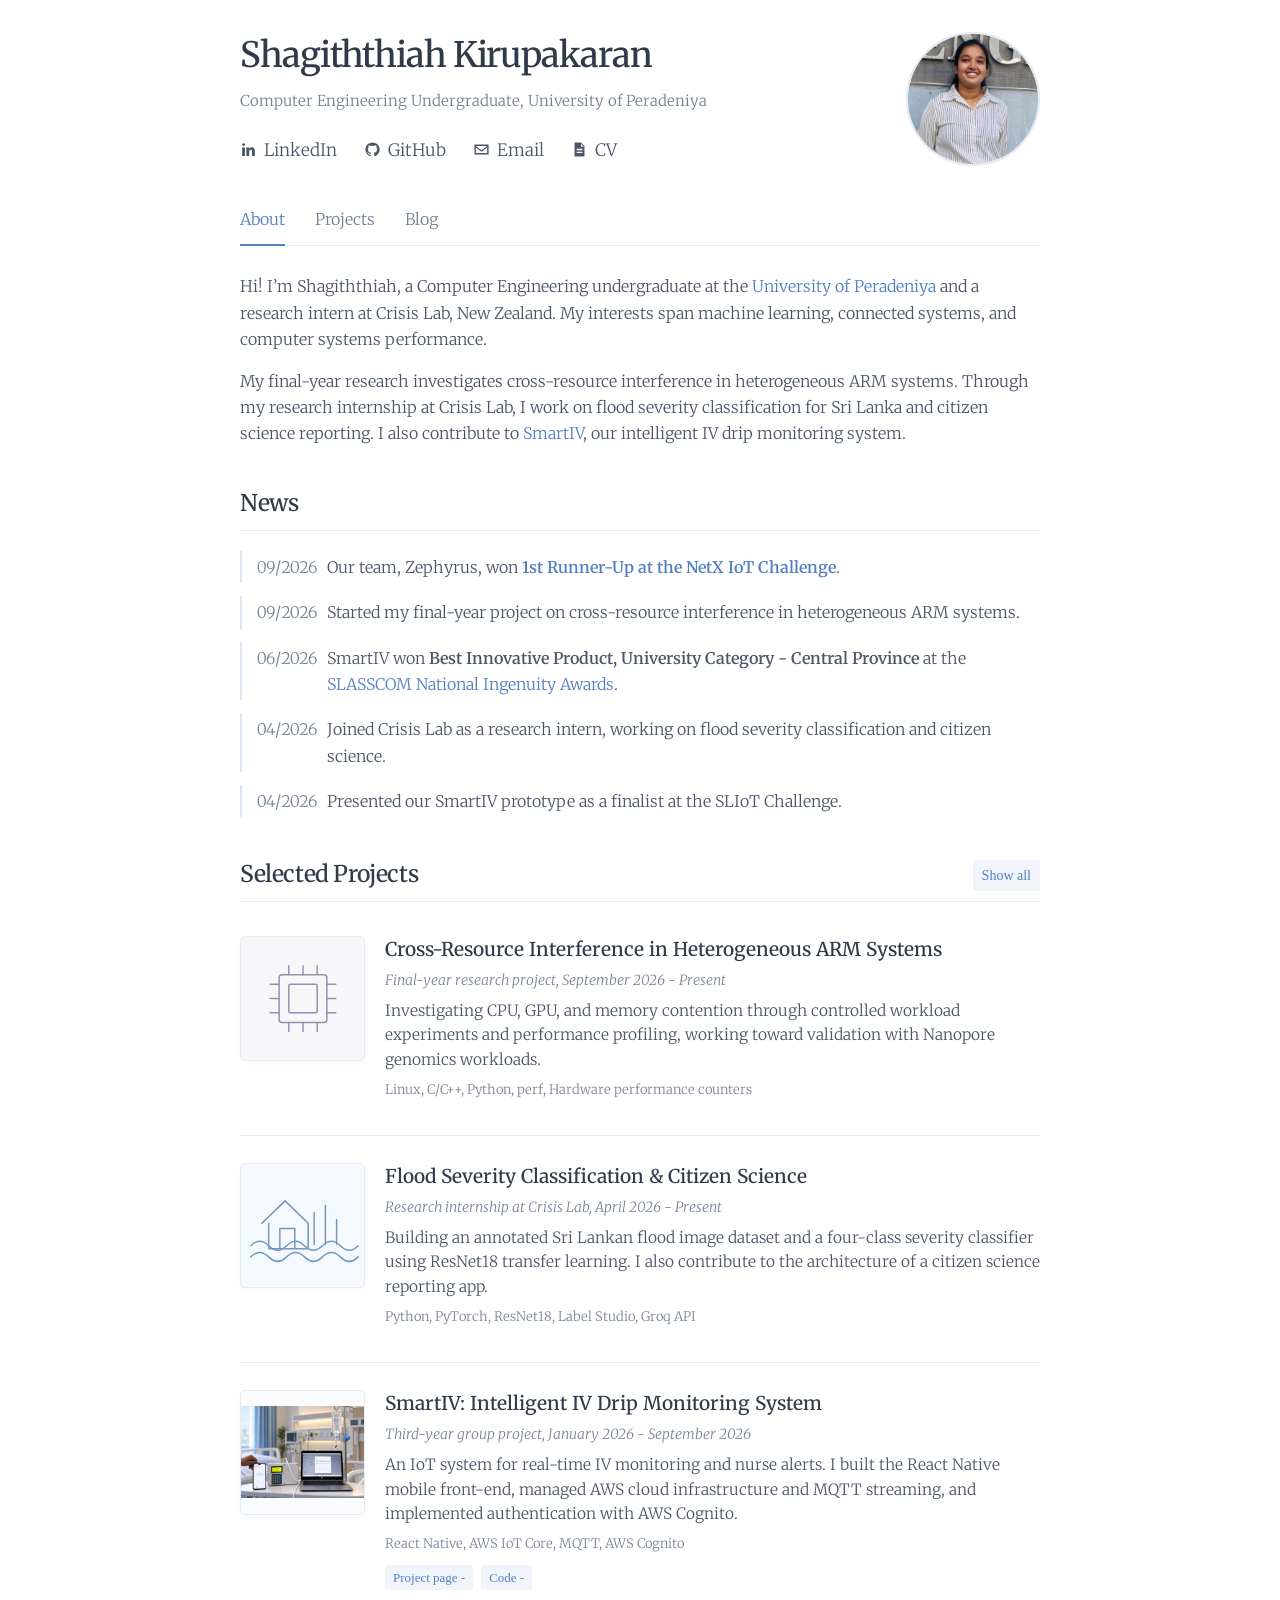
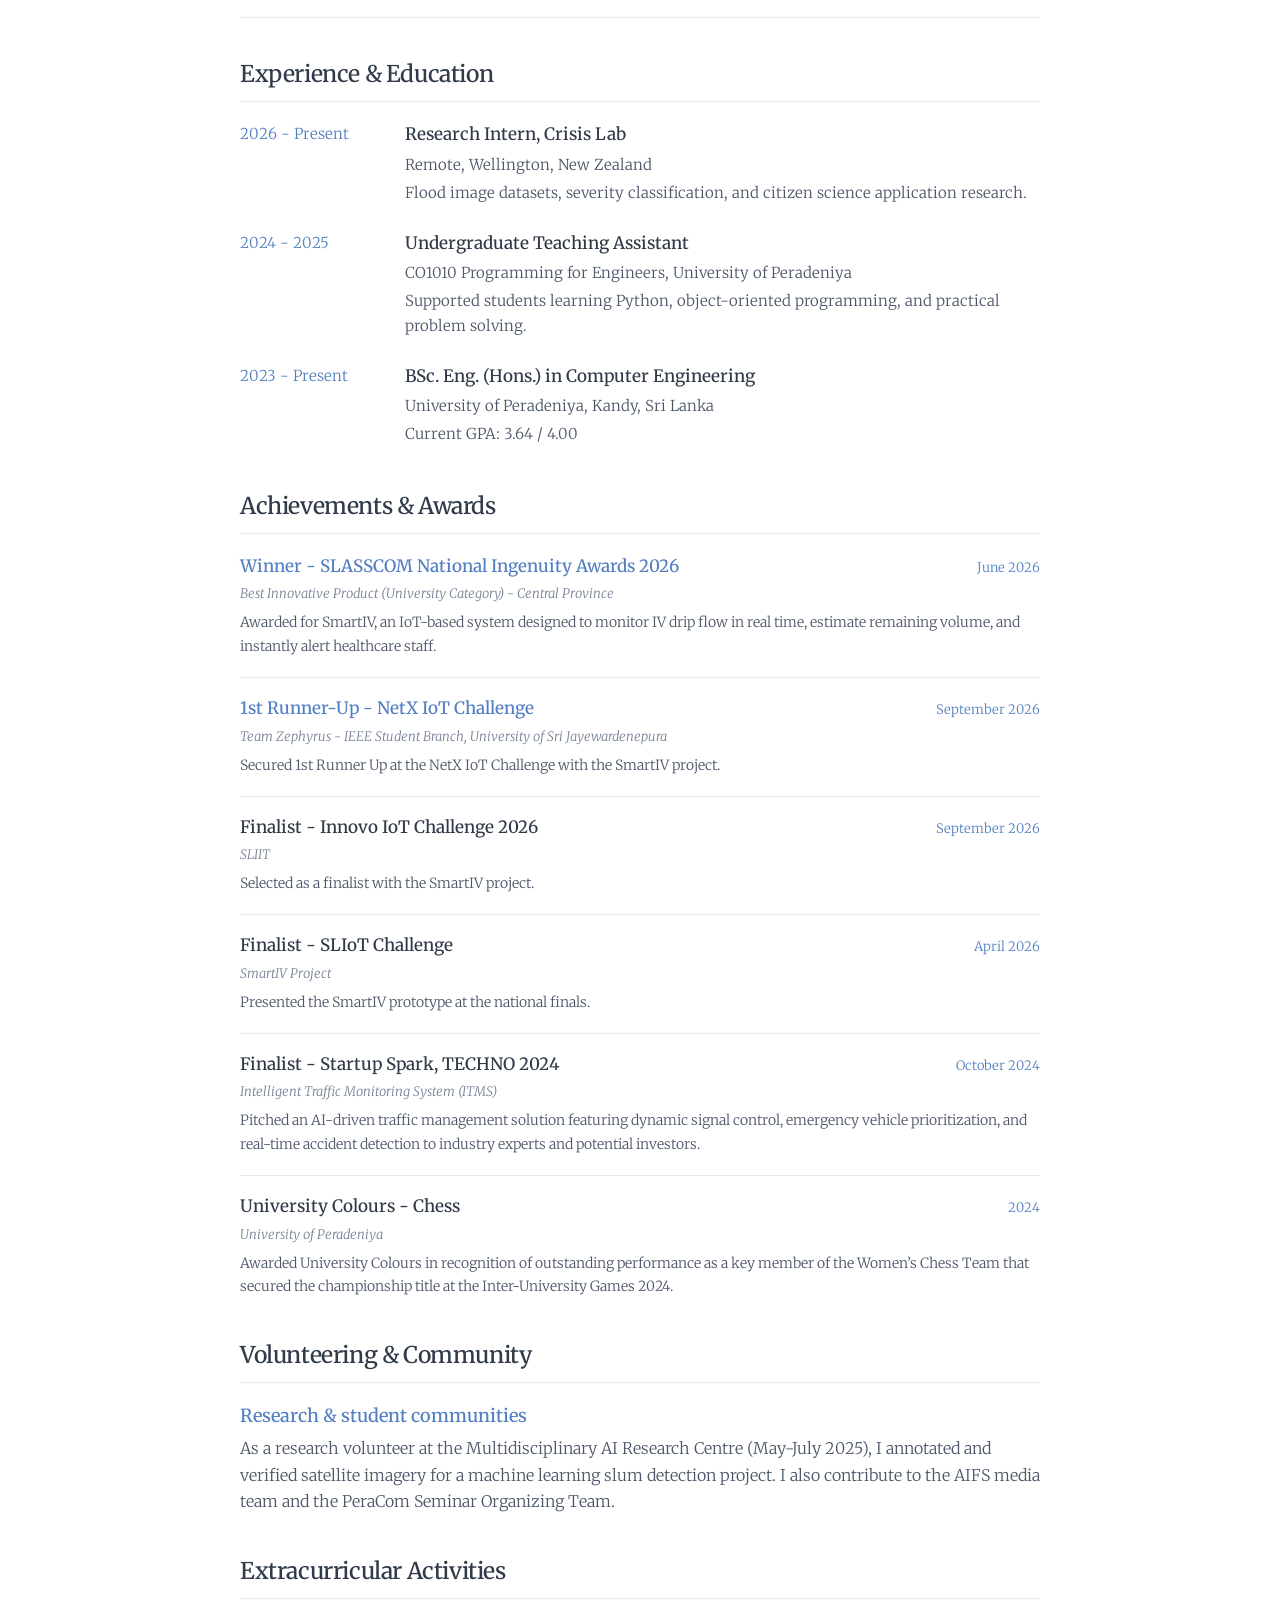
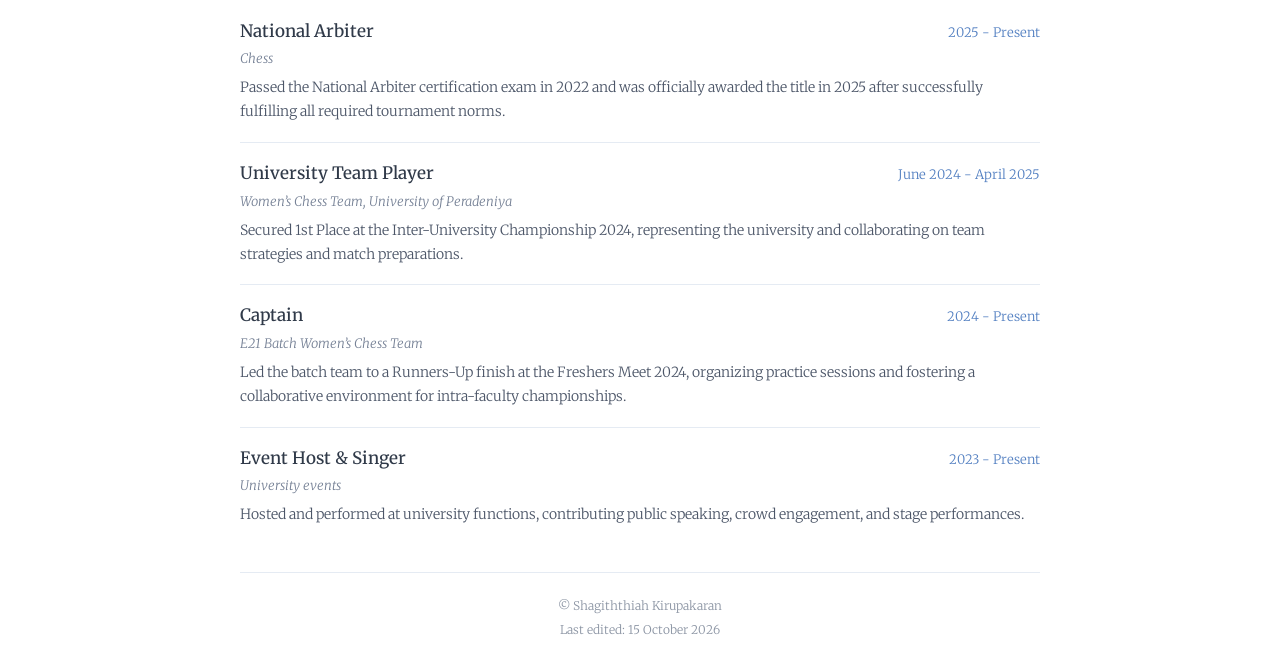
<file: index.html>
<!doctype html>
<html lang="en">
<head>
  <meta charset="utf-8">
  <meta name="viewport" content="width=device-width, initial-scale=1">
  <meta name="description" content="Shagiththiah Kirupakaran - Computer Engineering undergraduate at the University of Peradeniya. Research, software, connected systems, and writing.">
  <meta name="theme-color" content="#ffffff">
  <title>Shagiththiah Kirupakaran</title>
  <link rel="icon" href="docs/assets/favicon.svg" type="image/svg+xml">
  <link rel="preconnect" href="https://fonts.googleapis.com">
  <link rel="preconnect" href="https://fonts.gstatic.com" crossorigin>
  <link href="https://fonts.googleapis.com/css2?family=Merriweather:wght@300;400;500;600&display=swap" rel="stylesheet">
  <link rel="stylesheet" href="docs/style.css?v=20261015c">
  <script src="docs/script.js?v=20261015c" defer></script>
</head>
<body>
  <a class="skip-link" href="#main">Skip to content</a>
  <div class="page">
    <header class="profile">
      <div class="profile-copy">
        <h1>Shagiththiah Kirupakaran</h1>
        <p class="subtitle">Computer Engineering Undergraduate, University of Peradeniya</p>
        <div class="social-links">
          <a href="https://www.linkedin.com/in/shagiththiah-kirupakaran-608457254" target="_blank" rel="noopener noreferrer"><svg aria-hidden="true" viewBox="0 0 24 24"><path d="M5 3a2 2 0 1 0 0 4 2 2 0 0 0 0-4ZM3 9h4v12H3V9Zm6 0h4v1.7c.7-1.2 1.8-2 3.6-2 3.1 0 4.4 1.8 4.4 5.4V21h-4v-6.1c0-1.8-.6-2.7-1.9-2.7-1.4 0-2.1 1-2.1 2.7V21H9V9Z"/></svg>LinkedIn</a>
          <a href="https://github.com/shagiththiah" target="_blank" rel="noopener noreferrer"><svg aria-hidden="true" viewBox="0 0 24 24"><path d="M12 2a10 10 0 0 0-3.16 19.49c.5.09.68-.22.68-.48v-1.86c-2.78.6-3.37-1.18-3.37-1.18-.45-1.15-1.11-1.46-1.11-1.46-.91-.62.07-.61.07-.61 1 .07 1.53 1.03 1.53 1.03.89 1.53 2.34 1.09 2.91.83.09-.65.35-1.09.64-1.34-2.22-.25-4.56-1.11-4.56-4.94 0-1.09.39-1.99 1.03-2.69-.1-.25-.45-1.27.1-2.65 0 0 .84-.27 2.75 1.03a9.6 9.6 0 0 1 5 0c1.91-1.3 2.75-1.03 2.75-1.03.55 1.38.2 2.4.1 2.65.64.7 1.03 1.6 1.03 2.69 0 3.84-2.34 4.69-4.57 4.94.36.31.68.92.68 1.85v2.74c0 .27.18.58.69.48A10 10 0 0 0 12 2Z"/></svg>GitHub</a>
          <a href="mailto:shagikirupa16@gmail.com"><svg aria-hidden="true" viewBox="0 0 24 24"><path d="M2 5h20v14H2V5Zm2 2 8 6 8-6H4Zm16 10V9l-8 6-8-6v8h16Z"/></svg>Email</a>
          <a href="docs/assets/shagiththiah-kirupakaran-cv.pdf" target="_blank" rel="noopener"><svg aria-hidden="true" viewBox="0 0 24 24"><path d="M5 2h9l5 5v15H5V2Zm9 2v4h4l-4-4ZM8 11v2h8v-2H8Zm0 4v2h8v-2H8Z"/></svg>CV</a>
        </div>
      </div>
      <div class="portrait"><img src="docs/assets/profile.jpeg" alt="Shagiththiah Kirupakaran" width="134" height="134"></div>
    </header>
    <nav class="tabs" aria-label="Main navigation">
      <a href="#about" data-page="about" aria-current="page">About</a>
      <a href="#projects" data-page="projects">Projects</a>
      <a href="#blog" data-page="blog">Blog</a>
    </nav>
    <main id="main" tabindex="-1">
      <div id="about-page">
        <section class="introduction" aria-label="About me">
          <p>Hi! I’m Shagiththiah, a Computer Engineering undergraduate at the <a href="https://www.pdn.ac.lk/">University of Peradeniya</a> and a research intern at Crisis Lab, New Zealand. My interests span machine learning, connected systems, and computer systems performance.</p>
          <p>My final-year research investigates cross-resource interference in heterogeneous ARM systems. Through my research internship at Crisis Lab, I work on flood severity classification for Sri Lanka and citizen science reporting. I also contribute to <a href="https://cepdnaclk.github.io/e21-3yp-Smart-IV/">SmartIV</a>, our intelligent IV drip monitoring system.</p>
        </section>
        <section class="section" aria-labelledby="news-heading">
          <h2 id="news-heading">News</h2>
          <ul class="news-list">
            <li><time datetime="2026-09">09/2026</time><span>Our team, Zephyrus, won <a href="https://www.ce.pdn.ac.lk/news/2026-09-15-NetX-2026.html" target="_blank" rel="noopener noreferrer"><strong>1st Runner-Up at the NetX IoT Challenge</strong></a>.</span></li>
            <li><time datetime="2026-09">09/2026</time><span>Started my final-year project on cross-resource interference in heterogeneous ARM systems.</span></li>
            <li><time datetime="2026-06">06/2026</time><span>SmartIV won <strong>Best Innovative Product, University Category - Central Province</strong> at the <a href="https://www.ce.pdn.ac.lk/news/2026-06-18-SMARTIV-SLASSCOMawards-2026.html" target="_blank" rel="noopener noreferrer">SLASSCOM National Ingenuity Awards</a>.</span></li>
            <li><time datetime="2026-04">04/2026</time><span>Joined Crisis Lab as a research intern, working on flood severity classification and citizen science.</span></li>
            <li><time datetime="2026-04">04/2026</time><span>Presented our SmartIV prototype as a finalist at the SLIoT Challenge.</span></li>
          </ul>
        </section>
        <section class="section" id="projects-section" aria-labelledby="projects-heading">
          <div class="section-heading"><h2 id="projects-heading">Selected Projects</h2><button class="subtle-button" id="show-projects" aria-expanded="false" aria-controls="more-projects">Show all</button></div>
          <article class="project">
            <div class="project-graphic chip" aria-hidden="true"><svg viewBox="0 0 150 120"><rect x="43" y="29" width="64" height="64" rx="4"/><rect x="56" y="42" width="38" height="38" rx="2"/><path d="M56 17v12m19-12v12m19-12v12M56 93v12m19-12v12m19-12v12M31 42h12m-12 19h12m-12 19h12m64-38h12m-12 19h12m-12 19h12"/></svg></div>
            <div><h3>Cross-Resource Interference in Heterogeneous ARM Systems</h3><p class="project-meta">Final-year research project, September 2026 - Present</p><p>Investigating CPU, GPU, and memory contention through controlled workload experiments and performance profiling, working toward validation with Nanopore genomics workloads.</p><p class="technologies">Linux, C/C++, Python, perf, Hardware performance counters</p></div>
          </article>
          <article class="project">
            <div class="project-graphic flood" aria-hidden="true"><svg viewBox="0 0 150 120"><path d="M20 58 51 28 82 58V92H29V58M44 92V65H64V92M90 44V86M105 34V86M120 53V86"/><path class="water" d="M5 88q12-12 24 0t24 0t24 0t24 0t24 0t24 0M5 103q12-12 24 0t24 0t24 0t24 0t24 0t24 0"/></svg></div>
            <div><h3>Flood Severity Classification &amp; Citizen Science</h3><p class="project-meta">Research internship at Crisis Lab, April 2026 - Present</p><p>Building an annotated Sri Lankan flood image dataset and a four-class severity classifier using ResNet18 transfer learning. I also contribute to the architecture of a citizen science reporting app.</p><p class="technologies">Python, PyTorch, ResNet18, Label Studio, Groq API</p></div>
          </article>
          <article class="project">
            <a class="project-image" href="https://cepdnaclk.github.io/e21-3yp-Smart-IV/" aria-label="View SmartIV project"><img src="docs/assets/smartiv.png" alt="SmartIV bedside monitoring device" width="150" height="140" loading="lazy"></a>
            <div><h3><a href="https://cepdnaclk.github.io/e21-3yp-Smart-IV/">SmartIV: Intelligent IV Drip Monitoring System</a></h3><p class="project-meta">Third-year group project, January 2026 - September 2026</p><p>An IoT system for real-time IV monitoring and nurse alerts. I built the React Native mobile front-end, managed AWS cloud infrastructure and MQTT streaming, and implemented authentication with AWS Cognito.</p><p class="technologies">React Native, AWS IoT Core, MQTT, AWS Cognito</p><div class="resource-links"><a href="https://cepdnaclk.github.io/e21-3yp-Smart-IV/">Project page -</a><a href="https://github.com/cepdnaclk/e21-3yp-Smart-IV">Code -</a></div></div>
          </article>
          <div id="more-projects" hidden>
            <article class="project text-project"><div><h3>Voting Dynamics Using Agent-Based Modelling</h3><p class="project-meta">Personal project, December 2025</p><p>Simulated opinion formation and polarization across social networks, exploring how social influence, noise, and committed voters affect consensus.</p><p class="technologies">Python, NumPy, NetworkX, Matplotlib</p></div></article>
            <article class="project text-project"><div><h3>EngEx 2025 Registration Portal</h3><p class="project-meta">Second-year group project, August - November 2025</p><p>Developed authentication and individual/batch visitor registration with JWT sessions, integrated with RFID tag linking for the engineering exhibition.</p><p class="technologies">React, Node.js, Express, PostgreSQL</p></div></article>
          </div>
        </section>
        <section class="section" aria-labelledby="experience-heading"><h2 id="experience-heading">Experience &amp; Education</h2>
          <div class="detail-row"><span class="date">2026 - Present</span><div><h3>Research Intern, Crisis Lab</h3><p>Remote, Wellington, New Zealand</p><p>Flood image datasets, severity classification, and citizen science application research.</p></div></div>
          <div class="detail-row"><span class="date">2024 - 2025</span><div><h3>Undergraduate Teaching Assistant</h3><p>CO1010 Programming for Engineers, University of Peradeniya</p><p>Supported students learning Python, object-oriented programming, and practical problem solving.</p></div></div>
          <div class="detail-row"><span class="date">2023 - Present</span><div><h3>BSc. Eng. (Hons.) in Computer Engineering</h3><p>University of Peradeniya, Kandy, Sri Lanka</p><p>Current GPA: 3.64 / 4.00</p></div></div>
        </section>
        <section class="section" aria-labelledby="awards-heading">
          <h2 id="awards-heading">Achievements &amp; Awards</h2>
          <div class="achievement-list">
            <article class="achievement">
              <div class="entry-heading"><h3><a href="https://www.ce.pdn.ac.lk/news/2026-06-18-SMARTIV-SLASSCOMawards-2026.html" target="_blank" rel="noopener noreferrer">Winner - SLASSCOM National Ingenuity Awards 2026</a></h3><span class="date">June 2026</span></div>
              <p class="entry-context">Best Innovative Product (University Category) - Central Province</p>
              <p>Awarded for SmartIV, an IoT-based system designed to monitor IV drip flow in real time, estimate remaining volume, and instantly alert healthcare staff.</p>
            </article>
            <article class="achievement">
              <div class="entry-heading"><h3><a href="https://www.ce.pdn.ac.lk/news/2026-09-15-NetX-2026.html" target="_blank" rel="noopener noreferrer">1st Runner-Up - NetX IoT Challenge</a></h3><span class="date">September 2026</span></div>
              <p class="entry-context">Team Zephyrus - IEEE Student Branch, University of Sri Jayewardenepura</p>
              <p>Secured 1st Runner Up at the NetX IoT Challenge with the SmartIV project.</p>
            </article>
            <article class="achievement">
              <div class="entry-heading"><h3>Finalist - Innovo IoT Challenge 2026</h3><span class="date">September 2026</span></div>
              <p class="entry-context">SLIIT</p>
              <p>Selected as a finalist with the SmartIV project.</p>
            </article>
            <article class="achievement">
              <div class="entry-heading"><h3>Finalist - SLIoT Challenge</h3><span class="date">April 2026</span></div>
              <p class="entry-context">SmartIV Project</p>
              <p>Presented the SmartIV prototype at the national finals.</p>
            </article>
            <article class="achievement">
              <div class="entry-heading"><h3>Finalist - Startup Spark, TECHNO 2024</h3><span class="date">October 2024</span></div>
              <p class="entry-context">Intelligent Traffic Monitoring System (ITMS)</p>
              <p>Pitched an AI-driven traffic management solution featuring dynamic signal control, emergency vehicle prioritization, and real-time accident detection to industry experts and potential investors.</p>
            </article>
            <article class="achievement">
              <div class="entry-heading"><h3>University Colours - Chess</h3><span class="date">2024</span></div>
              <p class="entry-context">University of Peradeniya</p>
              <p>Awarded University Colours in recognition of outstanding performance as a key member of the Women’s Chess Team that secured the championship title at the Inter-University Games 2024.</p>
            </article>
          </div>
        </section>
        <section class="section" aria-labelledby="service-heading"><h2 id="service-heading">Volunteering &amp; Community</h2>
          <h3 class="blue-heading">Research &amp; student communities</h3><p>As a research volunteer at the Multidisciplinary AI Research Centre (May-July 2025), I annotated and verified satellite imagery for a machine learning slum detection project. I also contribute to the AIFS media team and the PeraCom Seminar Organizing Team.</p>
        </section>
        <section class="section" aria-labelledby="activities-heading">
          <h2 id="activities-heading">Extracurricular Activities</h2>
          <div class="achievement-list">
            <article class="achievement">
              <div class="entry-heading"><h3>National Arbiter</h3><span class="date">2025 - Present</span></div>
              <p class="entry-context">Chess</p>
              <p>Passed the National Arbiter certification exam in 2022 and was officially awarded the title in 2025 after successfully fulfilling all required tournament norms.</p>
            </article>
            <article class="achievement">
              <div class="entry-heading"><h3>University Team Player</h3><span class="date">June 2024 - April 2025</span></div>
              <p class="entry-context">Women’s Chess Team, University of Peradeniya</p>
              <p>Secured 1st Place at the Inter-University Championship 2024, representing the university and collaborating on team strategies and match preparations.</p>
            </article>
            <article class="achievement">
              <div class="entry-heading"><h3>Captain</h3><span class="date">2024 - Present</span></div>
              <p class="entry-context">E21 Batch Women’s Chess Team</p>
              <p>Led the batch team to a Runners-Up finish at the Freshers Meet 2024, organizing practice sessions and fostering a collaborative environment for intra-faculty championships.</p>
            </article>
            <article class="achievement">
              <div class="entry-heading"><h3>Event Host &amp; Singer</h3><span class="date">2023 - Present</span></div>
              <p class="entry-context">University events</p>
              <p>Hosted and performed at university functions, contributing public speaking, crowd engagement, and stage performances.</p>
            </article>
          </div>
        </section>
      </div>
      <section id="blog-page" class="section blog-page" hidden aria-labelledby="blog-heading">
        <h2 id="blog-heading">Blog</h2><p class="blog-intro">Notes on research, engineering, and things I’m learning along the way.</p>
        <div class="empty-blog"><svg aria-hidden="true" viewBox="0 0 48 48"><path d="M12 7h19l6 6v28H12V7Zm18 0v8h7M18 22h13M18 28h13M18 34h8"/></svg><h3>Writing is on the way.</h3><p>No posts published yet. Check back for future notes.</p><a href="#projects">Explore my projects in the meantime -</a></div>
      </section>
    </main>
    <footer><p>© Shagiththiah Kirupakaran</p><p>Last edited: <time datetime="2026-10-15">15 October 2026</time></p></footer>
  </div>
</body>
</html>
</file>
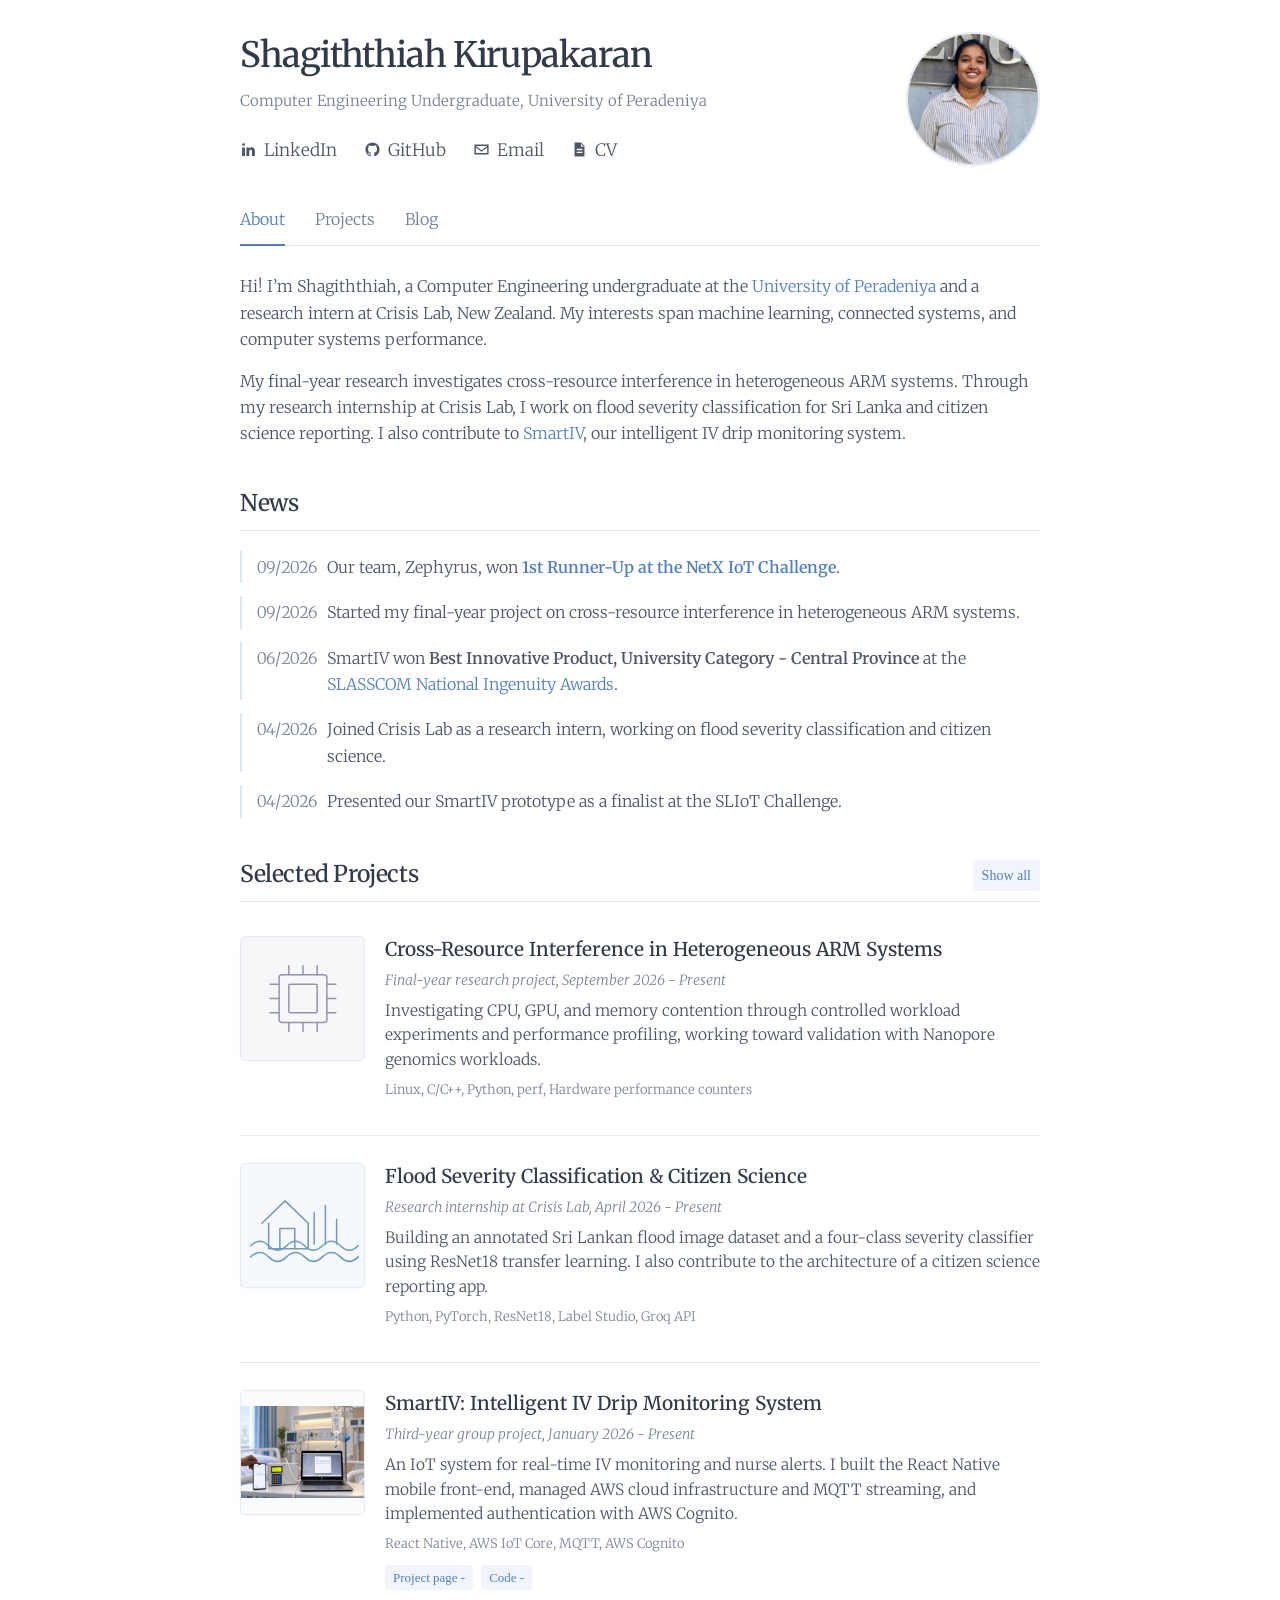
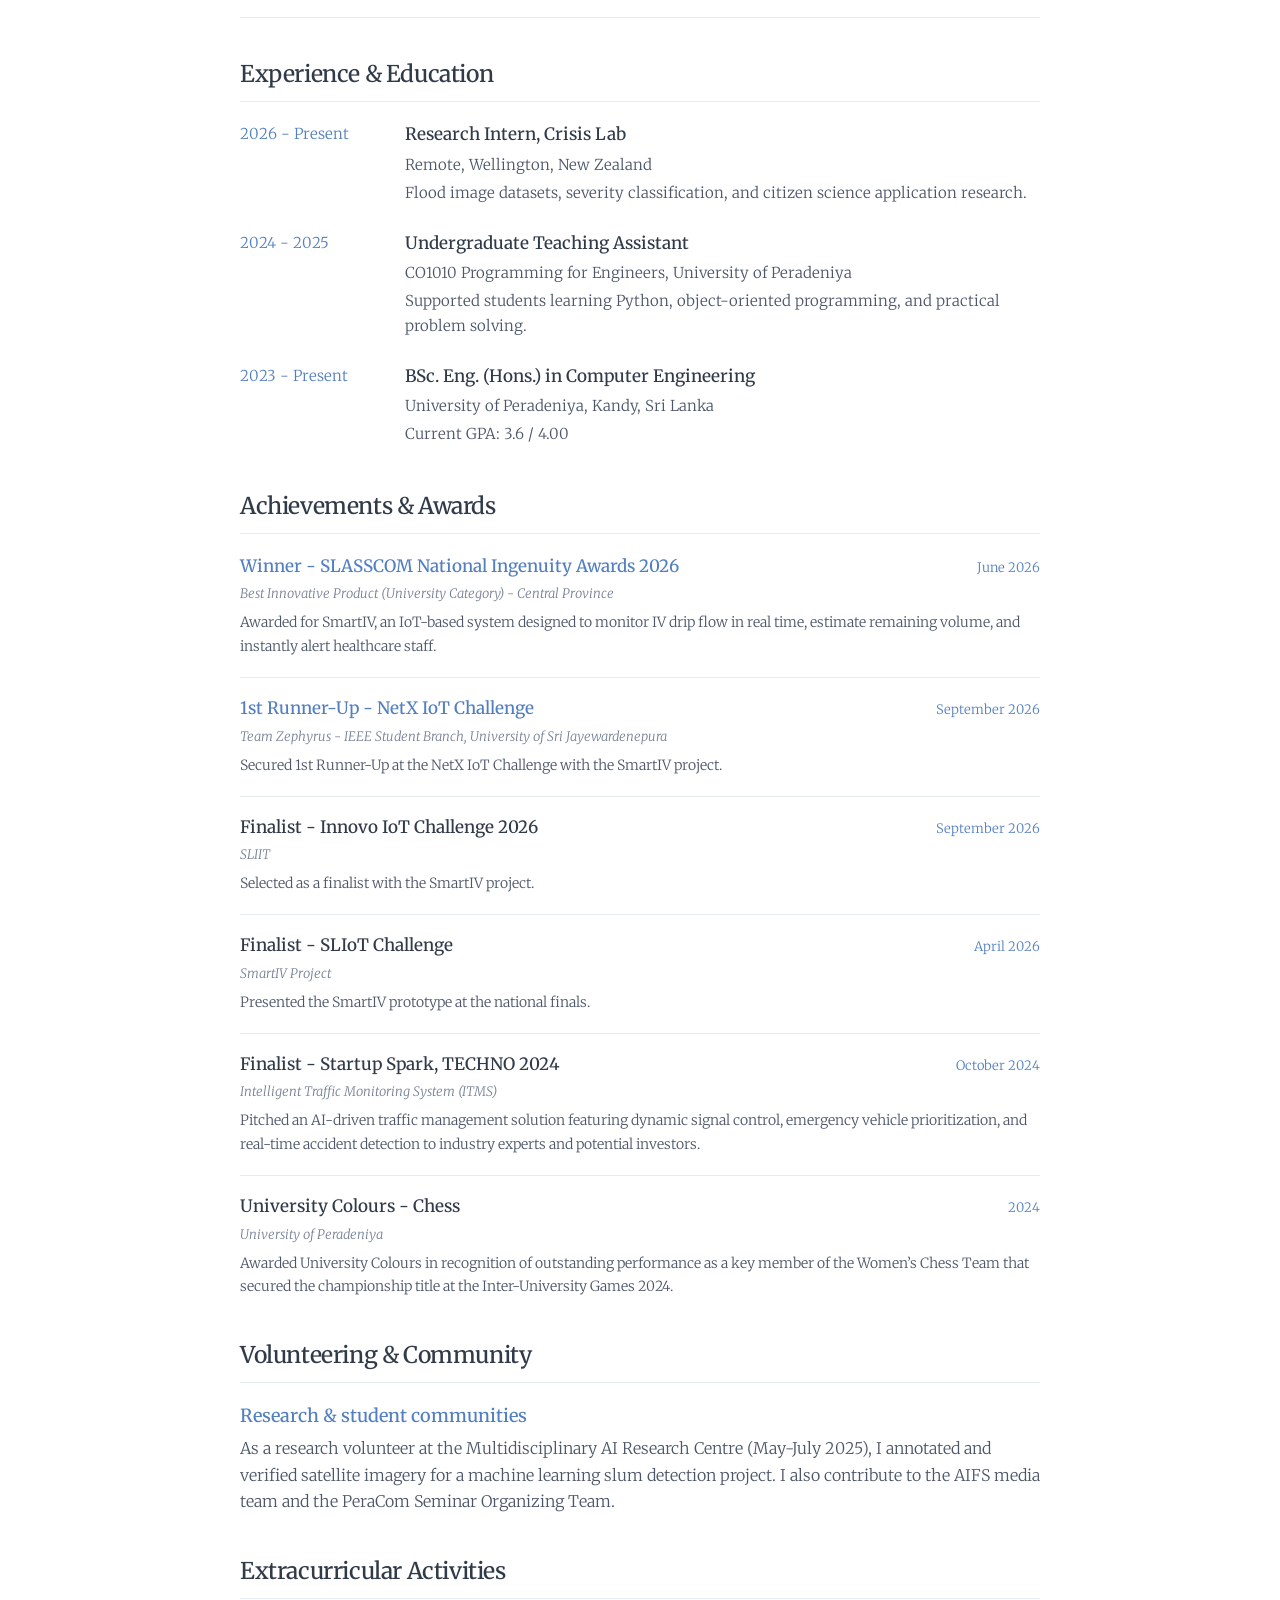
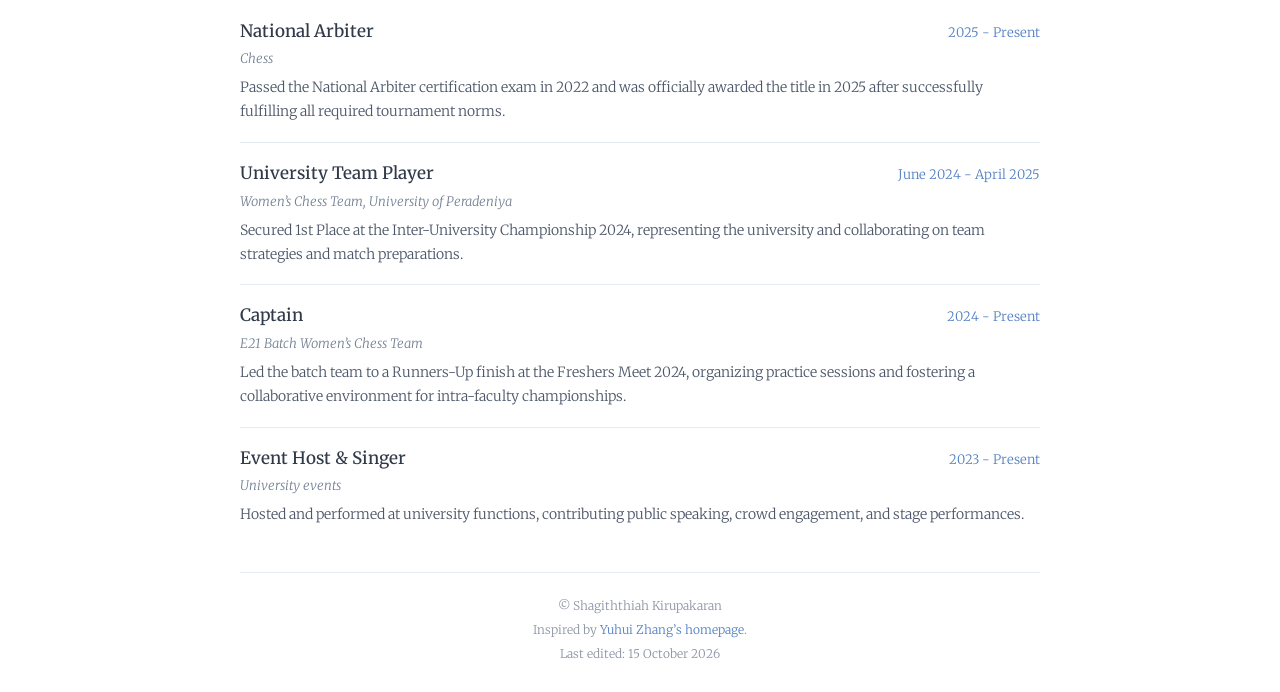
<file: docs/index.html>
<!doctype html>
<html lang="en">
<head>
  <meta charset="utf-8">
  <meta name="viewport" content="width=device-width, initial-scale=1">
  <meta name="description" content="Shagiththiah Kirupakaran - Computer Engineering undergraduate at the University of Peradeniya. Research, software, connected systems, and writing.">
  <meta name="theme-color" content="#ffffff">
  <title>Shagiththiah Kirupakaran</title>
  <link rel="icon" href="assets/favicon.svg" type="image/svg+xml">
  <link rel="preconnect" href="https://fonts.googleapis.com">
  <link rel="preconnect" href="https://fonts.gstatic.com" crossorigin>
  <link href="https://fonts.googleapis.com/css2?family=Merriweather:wght@300;400;500;600&display=swap" rel="stylesheet">
  <link rel="stylesheet" href="style.css?v=20261015c">
  <script src="script.js?v=20261015c" defer></script>
</head>
<body>
  <a class="skip-link" href="#main">Skip to content</a>
  <div class="page">
    <header class="profile">
      <div class="profile-copy">
        <h1>Shagiththiah Kirupakaran</h1>
        <p class="subtitle">Computer Engineering Undergraduate, University of Peradeniya</p>
        <div class="social-links">
          <a href="https://www.linkedin.com/in/shagiththiah-kirupakaran-608457254" target="_blank" rel="noopener noreferrer"><svg aria-hidden="true" viewBox="0 0 24 24"><path d="M5 3a2 2 0 1 0 0 4 2 2 0 0 0 0-4ZM3 9h4v12H3V9Zm6 0h4v1.7c.7-1.2 1.8-2 3.6-2 3.1 0 4.4 1.8 4.4 5.4V21h-4v-6.1c0-1.8-.6-2.7-1.9-2.7-1.4 0-2.1 1-2.1 2.7V21H9V9Z"/></svg>LinkedIn</a>
          <a href="https://github.com/shagiththiah" target="_blank" rel="noopener noreferrer"><svg aria-hidden="true" viewBox="0 0 24 24"><path d="M12 2a10 10 0 0 0-3.16 19.49c.5.09.68-.22.68-.48v-1.86c-2.78.6-3.37-1.18-3.37-1.18-.45-1.15-1.11-1.46-1.11-1.46-.91-.62.07-.61.07-.61 1 .07 1.53 1.03 1.53 1.03.89 1.53 2.34 1.09 2.91.83.09-.65.35-1.09.64-1.34-2.22-.25-4.56-1.11-4.56-4.94 0-1.09.39-1.99 1.03-2.69-.1-.25-.45-1.27.1-2.65 0 0 .84-.27 2.75 1.03a9.6 9.6 0 0 1 5 0c1.91-1.3 2.75-1.03 2.75-1.03.55 1.38.2 2.4.1 2.65.64.7 1.03 1.6 1.03 2.69 0 3.84-2.34 4.69-4.57 4.94.36.31.68.92.68 1.85v2.74c0 .27.18.58.69.48A10 10 0 0 0 12 2Z"/></svg>GitHub</a>
          <a href="mailto:shagikirupa16@gmail.com"><svg aria-hidden="true" viewBox="0 0 24 24"><path d="M2 5h20v14H2V5Zm2 2 8 6 8-6H4Zm16 10V9l-8 6-8-6v8h16Z"/></svg>Email</a>
          <a href="assets/shagiththiah-kirupakaran-cv.pdf" target="_blank" rel="noopener"><svg aria-hidden="true" viewBox="0 0 24 24"><path d="M5 2h9l5 5v15H5V2Zm9 2v4h4l-4-4ZM8 11v2h8v-2H8Zm0 4v2h8v-2H8Z"/></svg>CV</a>
        </div>
      </div>
      <div class="portrait"><img src="assets/profile.jpeg" alt="Shagiththiah Kirupakaran" width="134" height="134"></div>
    </header>
    <nav class="tabs" aria-label="Main navigation">
      <a href="#about" data-page="about" aria-current="page">About</a>
      <a href="#projects" data-page="projects">Projects</a>
      <a href="#blog" data-page="blog">Blog</a>
    </nav>
    <main id="main" tabindex="-1">
      <div id="about-page">
        <section class="introduction" aria-label="About me">
          <p>Hi! I’m Shagiththiah, a Computer Engineering undergraduate at the <a href="https://www.pdn.ac.lk/">University of Peradeniya</a> and a research intern at Crisis Lab, New Zealand. My interests span machine learning, connected systems, and computer systems performance.</p>
          <p>My final-year research investigates cross-resource interference in heterogeneous ARM systems. Through my research internship at Crisis Lab, I work on flood severity classification for Sri Lanka and citizen science reporting. I also contribute to <a href="https://cepdnaclk.github.io/e21-3yp-Smart-IV/">SmartIV</a>, our intelligent IV drip monitoring system.</p>
        </section>
        <section class="section" aria-labelledby="news-heading">
          <h2 id="news-heading">News</h2>
          <ul class="news-list">
            <li><time datetime="2026-09">09/2026</time><span>Our team, Zephyrus, won <a href="https://www.ce.pdn.ac.lk/news/2026-09-15-NetX-2026.html" target="_blank" rel="noopener noreferrer"><strong>1st Runner-Up at the NetX IoT Challenge</strong></a>.</span></li>
            <li><time datetime="2026-09">09/2026</time><span>Started my final-year project on cross-resource interference in heterogeneous ARM systems.</span></li>
            <li><time datetime="2026-06">06/2026</time><span>SmartIV won <strong>Best Innovative Product, University Category - Central Province</strong> at the <a href="https://www.ce.pdn.ac.lk/news/2026-06-18-SMARTIV-SLASSCOMawards-2026.html" target="_blank" rel="noopener noreferrer">SLASSCOM National Ingenuity Awards</a>.</span></li>
            <li><time datetime="2026-04">04/2026</time><span>Joined Crisis Lab as a research intern, working on flood severity classification and citizen science.</span></li>
            <li><time datetime="2026-04">04/2026</time><span>Presented our SmartIV prototype as a finalist at the SLIoT Challenge.</span></li>
          </ul>
        </section>
        <section class="section" id="projects-section" aria-labelledby="projects-heading">
          <div class="section-heading"><h2 id="projects-heading">Selected Projects</h2><button class="subtle-button" id="show-projects" aria-expanded="false" aria-controls="more-projects">Show all</button></div>
          <article class="project">
            <div class="project-graphic chip" aria-hidden="true"><svg viewBox="0 0 150 120"><rect x="43" y="29" width="64" height="64" rx="4"/><rect x="56" y="42" width="38" height="38" rx="2"/><path d="M56 17v12m19-12v12m19-12v12M56 93v12m19-12v12m19-12v12M31 42h12m-12 19h12m-12 19h12m64-38h12m-12 19h12m-12 19h12"/></svg></div>
            <div><h3>Cross-Resource Interference in Heterogeneous ARM Systems</h3><p class="project-meta">Final-year research project, September 2026 - Present</p><p>Investigating CPU, GPU, and memory contention through controlled workload experiments and performance profiling, working toward validation with Nanopore genomics workloads.</p><p class="technologies">Linux, C/C++, Python, perf, Hardware performance counters</p></div>
          </article>
          <article class="project">
            <div class="project-graphic flood" aria-hidden="true"><svg viewBox="0 0 150 120"><path d="M20 58 51 28 82 58V92H29V58M44 92V65H64V92M90 44V86M105 34V86M120 53V86"/><path class="water" d="M5 88q12-12 24 0t24 0t24 0t24 0t24 0t24 0M5 103q12-12 24 0t24 0t24 0t24 0t24 0t24 0"/></svg></div>
            <div><h3>Flood Severity Classification &amp; Citizen Science</h3><p class="project-meta">Research internship at Crisis Lab, April 2026 - Present</p><p>Building an annotated Sri Lankan flood image dataset and a four-class severity classifier using ResNet18 transfer learning. I also contribute to the architecture of a citizen science reporting app.</p><p class="technologies">Python, PyTorch, ResNet18, Label Studio, Groq API</p></div>
          </article>
          <article class="project">
            <a class="project-image" href="https://cepdnaclk.github.io/e21-3yp-Smart-IV/" aria-label="View SmartIV project"><img src="assets/smartiv.png" alt="SmartIV bedside monitoring device" width="150" height="140" loading="lazy"></a>
            <div><h3><a href="https://cepdnaclk.github.io/e21-3yp-Smart-IV/">SmartIV: Intelligent IV Drip Monitoring System</a></h3><p class="project-meta">Third-year group project, January 2026 - Present</p><p>An IoT system for real-time IV monitoring and nurse alerts. I built the React Native mobile front-end, managed AWS cloud infrastructure and MQTT streaming, and implemented authentication with AWS Cognito.</p><p class="technologies">React Native, AWS IoT Core, MQTT, AWS Cognito</p><div class="resource-links"><a href="https://cepdnaclk.github.io/e21-3yp-Smart-IV/">Project page -</a><a href="https://github.com/cepdnaclk/e21-3yp-Smart-IV">Code -</a></div></div>
          </article>
          <div id="more-projects" hidden>
            <article class="project text-project"><div><h3>Voting Dynamics Using Agent-Based Modelling</h3><p class="project-meta">Personal project, December 2025</p><p>Simulated opinion formation and polarization across social networks, exploring how social influence, noise, and committed voters affect consensus.</p><p class="technologies">Python, NumPy, NetworkX, Matplotlib</p></div></article>
            <article class="project text-project"><div><h3>EngEx 2025 Registration Portal</h3><p class="project-meta">Second-year group project, August - November 2025</p><p>Developed authentication and individual/batch visitor registration with JWT sessions, integrated with RFID tag linking for the engineering exhibition.</p><p class="technologies">React, Node.js, Express, PostgreSQL</p></div></article>
          </div>
        </section>
        <section class="section" aria-labelledby="experience-heading"><h2 id="experience-heading">Experience &amp; Education</h2>
          <div class="detail-row"><span class="date">2026 - Present</span><div><h3>Research Intern, Crisis Lab</h3><p>Remote, Wellington, New Zealand</p><p>Flood image datasets, severity classification, and citizen science application research.</p></div></div>
          <div class="detail-row"><span class="date">2024 - 2025</span><div><h3>Undergraduate Teaching Assistant</h3><p>CO1010 Programming for Engineers, University of Peradeniya</p><p>Supported students learning Python, object-oriented programming, and practical problem solving.</p></div></div>
          <div class="detail-row"><span class="date">2023 - Present</span><div><h3>BSc. Eng. (Hons.) in Computer Engineering</h3><p>University of Peradeniya, Kandy, Sri Lanka</p><p>Current GPA: 3.6 / 4.00</p></div></div>
        </section>
        <section class="section" aria-labelledby="awards-heading">
          <h2 id="awards-heading">Achievements &amp; Awards</h2>
          <div class="achievement-list">
            <article class="achievement">
              <div class="entry-heading"><h3><a href="https://www.ce.pdn.ac.lk/news/2026-06-18-SMARTIV-SLASSCOMawards-2026.html" target="_blank" rel="noopener noreferrer">Winner - SLASSCOM National Ingenuity Awards 2026</a></h3><span class="date">June 2026</span></div>
              <p class="entry-context">Best Innovative Product (University Category) - Central Province</p>
              <p>Awarded for SmartIV, an IoT-based system designed to monitor IV drip flow in real time, estimate remaining volume, and instantly alert healthcare staff.</p>
            </article>
            <article class="achievement">
              <div class="entry-heading"><h3><a href="https://www.ce.pdn.ac.lk/news/2026-09-15-NetX-2026.html" target="_blank" rel="noopener noreferrer">1st Runner-Up - NetX IoT Challenge</a></h3><span class="date">September 2026</span></div>
              <p class="entry-context">Team Zephyrus - IEEE Student Branch, University of Sri Jayewardenepura</p>
              <p>Secured 1st Runner-Up at the NetX IoT Challenge with the SmartIV project.</p>
            </article>
            <article class="achievement">
              <div class="entry-heading"><h3>Finalist - Innovo IoT Challenge 2026</h3><span class="date">September 2026</span></div>
              <p class="entry-context">SLIIT</p>
              <p>Selected as a finalist with the SmartIV project.</p>
            </article>
            <article class="achievement">
              <div class="entry-heading"><h3>Finalist - SLIoT Challenge</h3><span class="date">April 2026</span></div>
              <p class="entry-context">SmartIV Project</p>
              <p>Presented the SmartIV prototype at the national finals.</p>
            </article>
            <article class="achievement">
              <div class="entry-heading"><h3>Finalist - Startup Spark, TECHNO 2024</h3><span class="date">October 2024</span></div>
              <p class="entry-context">Intelligent Traffic Monitoring System (ITMS)</p>
              <p>Pitched an AI-driven traffic management solution featuring dynamic signal control, emergency vehicle prioritization, and real-time accident detection to industry experts and potential investors.</p>
            </article>
            <article class="achievement">
              <div class="entry-heading"><h3>University Colours - Chess</h3><span class="date">2024</span></div>
              <p class="entry-context">University of Peradeniya</p>
              <p>Awarded University Colours in recognition of outstanding performance as a key member of the Women’s Chess Team that secured the championship title at the Inter-University Games 2024.</p>
            </article>
          </div>
        </section>
        <section class="section" aria-labelledby="service-heading"><h2 id="service-heading">Volunteering &amp; Community</h2>
          <h3 class="blue-heading">Research &amp; student communities</h3><p>As a research volunteer at the Multidisciplinary AI Research Centre (May-July 2025), I annotated and verified satellite imagery for a machine learning slum detection project. I also contribute to the AIFS media team and the PeraCom Seminar Organizing Team.</p>
        </section>
        <section class="section" aria-labelledby="activities-heading">
          <h2 id="activities-heading">Extracurricular Activities</h2>
          <div class="achievement-list">
            <article class="achievement">
              <div class="entry-heading"><h3>National Arbiter</h3><span class="date">2025 - Present</span></div>
              <p class="entry-context">Chess</p>
              <p>Passed the National Arbiter certification exam in 2022 and was officially awarded the title in 2025 after successfully fulfilling all required tournament norms.</p>
            </article>
            <article class="achievement">
              <div class="entry-heading"><h3>University Team Player</h3><span class="date">June 2024 - April 2025</span></div>
              <p class="entry-context">Women’s Chess Team, University of Peradeniya</p>
              <p>Secured 1st Place at the Inter-University Championship 2024, representing the university and collaborating on team strategies and match preparations.</p>
            </article>
            <article class="achievement">
              <div class="entry-heading"><h3>Captain</h3><span class="date">2024 - Present</span></div>
              <p class="entry-context">E21 Batch Women’s Chess Team</p>
              <p>Led the batch team to a Runners-Up finish at the Freshers Meet 2024, organizing practice sessions and fostering a collaborative environment for intra-faculty championships.</p>
            </article>
            <article class="achievement">
              <div class="entry-heading"><h3>Event Host &amp; Singer</h3><span class="date">2023 - Present</span></div>
              <p class="entry-context">University events</p>
              <p>Hosted and performed at university functions, contributing public speaking, crowd engagement, and stage performances.</p>
            </article>
          </div>
        </section>
      </div>
      <section id="blog-page" class="section blog-page" hidden aria-labelledby="blog-heading">
        <h2 id="blog-heading">Blog</h2><p class="blog-intro">Notes on research, engineering, and things I’m learning along the way.</p>
        <div class="empty-blog"><svg aria-hidden="true" viewBox="0 0 48 48"><path d="M12 7h19l6 6v28H12V7Zm18 0v8h7M18 22h13M18 28h13M18 34h8"/></svg><h3>Writing is on the way.</h3><p>No posts published yet. Check back for future notes.</p><a href="#projects">Explore my projects in the meantime -</a></div>
      </section>
    </main>
    <footer><p>© Shagiththiah Kirupakaran</p><p>Inspired by <a href="https://cs.stanford.edu/~yuhuiz/">Yuhui Zhang’s homepage</a>.</p><p>Last edited: <time datetime="2026-10-15">15 October 2026</time></p></footer>
  </div>
</body>
</html>
</file>
<file: docs/style.css>
:root{color-scheme:light;--text:#4c5668;--heading:#303a49;--blue:#527fc1;--rule:#e5ebf3;--soft:#f1f5fb}*{box-sizing:border-box}html{scroll-behavior:smooth;scroll-padding-top:28px}body{margin:0;background:#fff;color:var(--text);font-family:'Merriweather',Georgia,'Times New Roman',serif;font-size:16px;font-weight:300;line-height:1.65}a{color:var(--blue);text-decoration:none}a:hover{text-decoration:underline}a:focus-visible,button:focus-visible{outline:2px solid var(--blue);outline-offset:5px}.page{max-width:848px;margin:0 auto;padding:32px 24px 24px}.profile{display:flex;align-items:center;justify-content:space-between;gap:32px;padding-bottom:30px}.profile-copy{flex:1}h1{font-size:35px;font-weight:500;letter-spacing:-1.1px;line-height:1.25;margin:0 0 11px;color:var(--heading)}.subtitle{font-size:15px;margin:0 0 22px;color:#758095}.social-links{display:flex;gap:27px;flex-wrap:wrap}.social-links a{display:inline-flex;align-items:center;gap:7px;color:var(--text);font-size:17px}.social-links svg{height:17px;width:17px;fill:currentColor}.portrait{height:134px;width:134px;flex-shrink:0;display:grid;place-items:center;border-radius:50%;border:2px solid var(--rule);background:#f1f5f9;overflow:hidden;color:#7384a0;font-size:37px}.portrait img{width:100%;height:100%;object-fit:cover}.tabs{display:flex;gap:30px;border-bottom:1px solid var(--rule);margin-bottom:27px}.tabs a{padding:10px 0 12px;color:#748095;font-size:16px;border-bottom:2px solid transparent;margin-bottom:-1px}.tabs a[aria-current=page]{color:var(--blue);border-color:var(--blue)}.introduction p{margin:0 0 15px}.section{margin-top:40px}h2{font-size:23px;line-height:1.35;color:var(--heading);font-weight:500;margin:0 0 20px;padding-bottom:12px;border-bottom:1px solid var(--rule);letter-spacing:-.4px}h3{font-size:19px;line-height:1.45;font-weight:500;color:var(--heading);margin:0 0 6px}p{margin:0 0 12px}strong{font-weight:600}.news-list{list-style:none;margin:0;padding:0;display:grid;gap:13px}.news-list li{border-left:2px solid #dce6f5;padding:3px 0 3px 15px;display:flex;gap:10px;font-size:16px}.news-list time{white-space:nowrap;color:#778397;font-variant-numeric:tabular-nums}.section-heading{display:flex;align-items:start;justify-content:space-between;gap:15px;border-bottom:1px solid var(--rule);margin-bottom:7px}.section-heading h2{border:0;margin:0}.subtle-button,.resource-links a{font:14px/1.5 Georgia,serif;background:var(--soft);color:var(--blue);border:0;border-radius:3px;padding:5px 9px}.subtle-button{cursor:pointer;margin-top:2px}.subtle-button:hover{background:#e7eef9}.project{display:grid;grid-template-columns:125px 1fr;gap:20px;padding:27px 0;border-bottom:1px solid var(--rule)}.project h3 a{color:var(--heading)}.project p{font-size:15.5px;margin:0 0 7px;line-height:1.6}.project .project-meta{color:#7b8596;font-size:14px;font-style:italic}.project .technologies{color:#7b8596;font-size:13px}.project-image,.project-graphic{height:125px;width:125px;border:1px solid var(--rule);border-radius:5px;overflow:hidden;box-shadow:0 2px 8px #25395d05;background:#fafbfd}.project-image img{width:100%;height:100%;object-fit:contain}.project-graphic{display:grid;place-items:center;background:#f5f8fc}.project-graphic svg{width:112px;fill:none;stroke:#7b95b8;stroke-width:2;stroke-linejoin:round;stroke-linecap:round}.project-graphic .water{stroke:#6c9bc2}.chip{background:#f7f7fa}.chip svg{stroke:#9294ad}.resource-links{display:flex;gap:8px;margin-top:10px}.resource-links a{font-size:13px;padding:3px 8px}.text-project{display:block;padding-left:145px}.detail-row{display:grid;grid-template-columns:142px 1fr;gap:23px;margin-bottom:22px}.date{font-size:15px;color:var(--blue)}.detail-row h3{font-size:17px}.detail-row p{font-size:15px;margin:0 0 3px}.awards{margin:0}.awards>div{display:grid;grid-template-columns:70px 1fr;gap:18px;margin:7px 0}.awards dt{color:var(--blue)}.awards dd{margin:0;font-size:16px}.awards dd span{color:#7b8596;font-size:14px}.blue-heading{color:var(--blue);font-size:18px}.blog-page{margin-top:32px;min-height:430px}.blog-intro{color:#758095}.empty-blog{text-align:center;padding:55px 20px 65px;margin-top:30px;background:#fafbfd;border:1px solid var(--rule);border-radius:4px}.empty-blog svg{width:43px;fill:none;stroke:#8da3c0;stroke-width:1.5;margin-bottom:16px}.empty-blog h3{font-size:23px}.empty-blog p{color:#7b8596;font-size:16px}.empty-blog a{font-size:15px}footer{border-top:1px solid var(--rule);margin-top:45px;padding-top:23px;text-align:center;color:#8b94a3;font-size:12px}footer p{margin:0 0 4px}.skip-link{position:absolute;top:-60px;left:15px;background:white;padding:10px;z-index:5}.skip-link:focus{top:10px}[hidden]{display:none!important}main:focus{outline:none}@media(min-width:1450px){.page{padding-top:32px}}@media(max-width:650px){body{font-size:16px}.page{padding:30px 22px 20px}.profile{gap:16px;align-items:flex-start;padding-bottom:22px}h1{font-size:27px;letter-spacing:-.7px}.subtitle{font-size:13px;margin-bottom:16px}.portrait{height:83px;width:83px;font-size:26px}.social-links{gap:13px}.social-links a{font-size:14px;gap:4px}.social-links svg{height:14px;width:14px}.tabs{gap:28px}.section{margin-top:32px}h2{font-size:24px}.news-list li{display:block;font-size:15px}.news-list time{margin-right:9px}.project{grid-template-columns:95px 1fr;gap:16px;padding:22px 0}.project-image,.project-graphic{width:95px;height:95px}.project-graphic svg{width:85px}.project h3{font-size:17px}.project p{font-size:14px}.text-project{padding-left:0}.detail-row{grid-template-columns:100px 1fr;gap:10px}.date{font-size:13px}.awards>div{grid-template-columns:43px 1fr;gap:13px}.awards dd{font-size:15px}}@media(max-width:400px){.page{padding-left:17px;padding-right:17px}.portrait{width:65px;height:65px}h1{font-size:24px}.project{grid-template-columns:1fr}.project-image,.project-graphic{width:110px;height:100px}.social-links{gap:10px}}@media(prefers-reduced-motion:reduce){html{scroll-behavior:auto}}

.portrait img{object-position:50% 22%;transform:scale(1.65);transform-origin:50% 22%}

.achievement{padding:18px 0;border-bottom:1px solid var(--rule)}
.achievement:first-child{padding-top:0}
.achievement:last-child{border-bottom:0;padding-bottom:0}
.entry-heading{display:flex;justify-content:space-between;align-items:baseline;gap:20px;margin-bottom:5px}
.entry-heading h3{font-size:17px;margin:0;font-weight:500}
.entry-heading .date{font-size:13px;white-space:nowrap;flex-shrink:0}
.achievement p{font-size:14px;line-height:1.7;margin:6px 0 0}
.achievement .entry-context{font-size:13px;color:#758095;font-style:italic;margin-top:0}
@media(max-width:650px){.entry-heading{display:block}.entry-heading .date{display:block;margin-top:4px}.achievement p{font-size:14px}}
</file>
